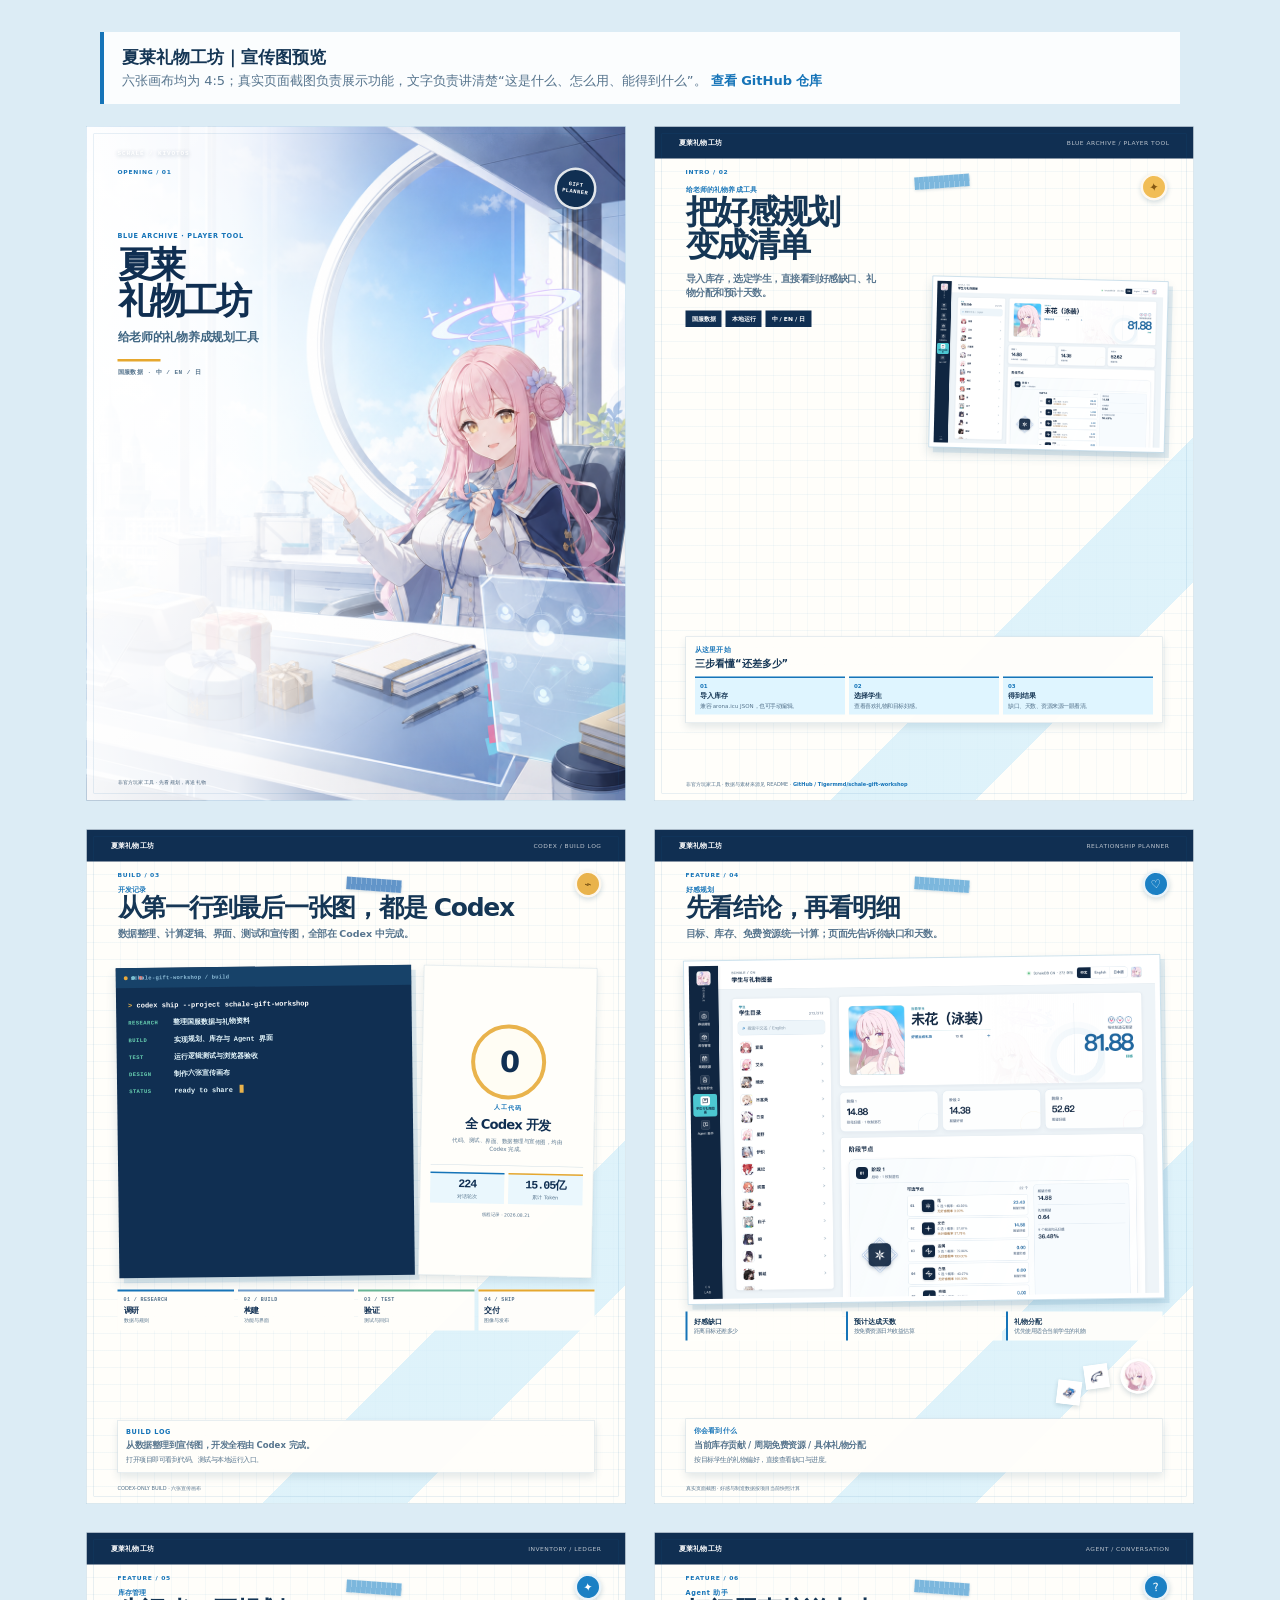
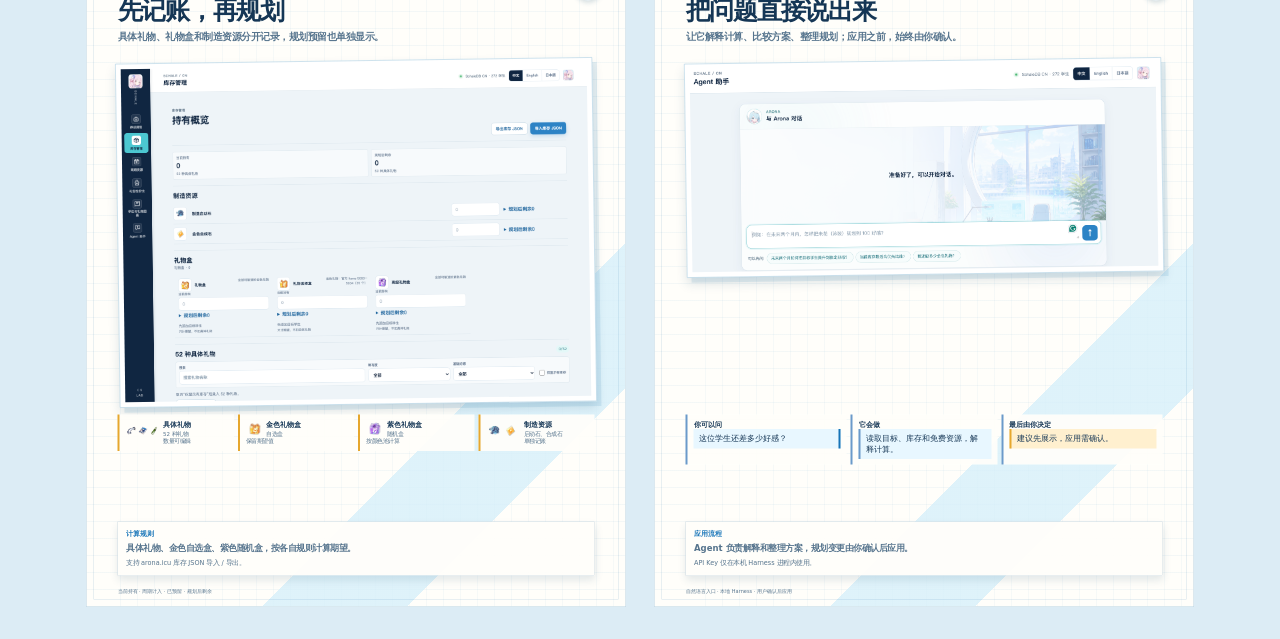
<file: docs/promotion/scrapbook/preview.html>
<!doctype html>
<html lang="zh-CN">
<head>
  <meta charset="utf-8">
  <meta name="viewport" content="width=device-width, initial-scale=1">
  <title>夏莱礼物工坊｜宣传图预览</title>
  <style>
    :root {
      --navy: #102f52;
      --blue: #1674b8;
      --cyan: #dff5ff;
      --line: #c6deec;
      --ink: #153655;
      --muted: #56748d;
      --paper: #fffefa;
      --gold: #e6a72e;
      --mono: "SFMono-Regular", "Roboto Mono", "Cascadia Mono", monospace;
    }
    * { box-sizing: border-box; }
    html { background: #dcecf5; }
    body {
      margin: 0;
      padding: 32px;
      color: var(--ink);
      font-family: "PingFang SC", "Hiragino Sans GB", "Noto Sans CJK SC", system-ui, sans-serif;
    }
    .intro {
      width: min(1080px, 100%);
      margin: 0 auto 22px;
      padding: 14px 18px;
      color: var(--muted);
      background: rgba(255,255,255,.88);
      border-left: 4px solid var(--blue);
      font-size: 13px;
    }
    .intro strong { display: block; color: var(--ink); font-size: 17px; margin-bottom: 3px; }
    .intro a, .cover-foot a { color: var(--blue); font-weight: 800; text-decoration: none; }
    .intro a:hover, .intro a:focus-visible, .cover-foot a:hover, .cover-foot a:focus-visible { text-decoration: underline; }
    .gallery { display: grid; grid-template-columns: repeat(2, minmax(320px, 540px)); justify-content: center; gap: 28px; }
    .sheet-frame { position: relative; width: 100%; aspect-ratio: 4 / 5; overflow: hidden; }
    .sheet {
      position: relative;
      width: 100%;
      width: 1080px;
      height: 1350px;
      aspect-ratio: auto;
      overflow: hidden;
      background: var(--paper);
      border: 1px solid #b8d2e3;
      box-shadow: 0 16px 34px rgba(30, 70, 100, .2);
      isolation: isolate;
      transform: scale(var(--sheet-scale, 1));
      transform-origin: top left;
    }
    .sheet::before {
      content: "";
      position: absolute;
      z-index: -1;
      inset: 0;
      background:
        linear-gradient(135deg, transparent 0 70%, rgba(213,239,250,.78) 70% 82%, transparent 82%),
        repeating-linear-gradient(0deg, rgba(46,132,185,.055) 0 1px, transparent 1px 34px),
        repeating-linear-gradient(90deg, rgba(46,132,185,.045) 0 1px, transparent 1px 34px);
    }
    .sheet::after {
      content: "";
      position: absolute;
      z-index: 10;
      inset: 14px;
      border: 1px solid rgba(25, 102, 158, .2);
      pointer-events: none;
    }
    .topbar {
      position: absolute;
      z-index: 3;
      top: 0;
      left: 0;
      right: 0;
      height: 64px;
      display: flex;
      align-items: center;
      justify-content: space-between;
      padding: 0 48px;
      color: #fff;
      background: var(--navy);
      font-size: 12px;
      letter-spacing: .08em;
    }
    .topbar strong { font-size: 14px; letter-spacing: .04em; }
    .topbar span { opacity: .72; }
    .page-tag {
      position: absolute;
      z-index: 4;
      top: 84px;
      left: 62px;
      color: var(--blue);
      font-size: 12px;
      font-weight: 800;
      letter-spacing: .12em;
    }
    h1, h2, h3, p { margin: 0; }
    h1 { font-size: clamp(35px, 5.6vw, 66px); line-height: 1.02; letter-spacing: -.07em; }
    h2 { font-size: clamp(29px, 4.2vw, 50px); line-height: 1.06; letter-spacing: -.05em; }
    h3 { font-size: clamp(14px, 1.7vw, 19px); line-height: 1.15; }
    .lead { color: var(--muted); font-size: clamp(13px, 1.7vw, 19px); line-height: 1.55; font-weight: 600; }
    .eyebrow { color: var(--blue); font-size: clamp(10px, 1.2vw, 13px); font-weight: 800; letter-spacing: .1em; }
    .fine { color: var(--muted); font-size: clamp(10px, 1.15vw, 13px); line-height: 1.45; }
    .tape {
      position: absolute;
      z-index: 8;
      width: 110px;
      height: 25px;
      background: rgba(62, 151, 208, .68);
      box-shadow: 0 2px 6px rgba(24,76,109,.16);
    }
    .tape::after { content: ""; position: absolute; inset: 0; opacity: .25; background: repeating-linear-gradient(90deg, transparent 0 8px, #fff 9px 10px); }
    .sticker {
      position: absolute;
      z-index: 8;
      display: grid;
      place-items: center;
      width: 54px;
      height: 54px;
      color: #fff;
      background: #1b80c4;
      border: 5px solid rgba(255,255,255,.9);
      border-radius: 50%;
      box-shadow: 0 4px 10px rgba(26, 79, 115, .2);
      font-size: 23px;
      transform: rotate(-8deg);
    }
    .paper { background: rgba(255,254,250,.96); border: 1px solid rgba(22, 94, 144, .2); box-shadow: 0 8px 16px rgba(32,76,107,.13); }

    .opening { background: #dff5ff; }
    .opening-image { position: absolute; z-index: 1; inset: 0; width: 100%; height: 100%; object-fit: cover; object-position: center; }
    .opening-wash { position: absolute; z-index: 2; inset: 0; background: linear-gradient(90deg, rgba(255,255,255,.96) 0%, rgba(255,255,255,.86) 28%, rgba(255,255,255,.18) 60%, transparent 76%); }
    .opening-topline { position: absolute; z-index: 4; top: 48px; left: 62px; color: #fff; font: 800 12px/1 var(--mono); letter-spacing: .15em; text-shadow: 0 1px 8px rgba(16,47,82,.32); }
    .opening-tag { position: absolute; z-index: 4; top: 84px; left: 62px; color: var(--blue); font-size: 12px; font-weight: 800; letter-spacing: .12em; }
    .opening-copy { position: absolute; z-index: 4; top: 210px; left: 62px; width: 500px; }
    .opening-copy .eyebrow { color: var(--blue); }
    .opening-copy h1 { margin-top: 16px; color: var(--navy); font-size: 72px; line-height: .98; letter-spacing: -.09em; }
    .opening-lead { margin-top: 24px; color: #3e6481; font-size: 23px; font-weight: 800; letter-spacing: .02em; }
    .opening-rule { width: 86px; height: 5px; margin-top: 28px; background: var(--gold); }
    .opening-meta { margin-top: 14px; color: var(--muted); font: 800 12px/1.4 var(--mono); letter-spacing: .08em; }
    .opening-badge { position: absolute; z-index: 4; right: 58px; top: 82px; display: grid; place-items: center; width: 84px; height: 84px; color: #fff; background: var(--navy); border: 5px solid rgba(255,255,255,.88); border-radius: 50%; box-shadow: 0 6px 14px rgba(27,75,107,.2); font: 900 11px/1.25 var(--mono); letter-spacing: .08em; text-align: center; transform: rotate(8deg); }
    .opening-foot { position: absolute; z-index: 4; left: 62px; bottom: 30px; color: rgba(21,54,85,.76); font-size: 10px; letter-spacing: .04em; }

    .cover .tape { top: 98px; left: 520px; transform: rotate(-4deg); }
    .cover .sticker { top: 94px; right: 52px; background: #f1bd55; color: #845814; }
    .cover-intro { position: absolute; top: 118px; left: 62px; width: 465px; }
    .cover-intro .lead { width: 390px; margin-top: 18px; }
    .cover-label { display: flex; flex-wrap: wrap; gap: 8px; margin-top: 20px; }
    .label { padding: 8px 12px; color: #fff; background: var(--navy); font-size: 12px; font-weight: 800; }
    .cover-shot {
      position: absolute;
      z-index: 2;
      top: 304px;
      right: 54px;
      width: 472px;
      padding: 9px;
      background: #fff;
      border: 1px solid #9fc6dc;
      box-shadow: 9px 10px 0 rgba(34, 115, 169, .12), 0 12px 22px rgba(27,75,107,.16);
      transform: rotate(1.4deg);
    }
    .cover-shot img { display: block; width: 100%; }
    .cover-guide { position: absolute; z-index: 4; top: 1020px; left: 62px; right: 62px; padding: 16px 18px; }
    .cover-guide-title { margin-top: 5px; font-size: 20px; font-weight: 800; }
    .cover-steps { display: grid; grid-template-columns: repeat(3, 1fr); gap: 8px; margin-top: 13px; }
    .cover-step { padding: 10px; background: var(--cyan); border-top: 3px solid var(--blue); }
    .cover-step b { display: block; color: var(--blue); font-size: 11px; }
    .cover-step strong { display: block; margin-top: 4px; font-size: 14px; }
    .cover-step span { display: block; margin-top: 4px; color: var(--muted); font-size: 11px; line-height: 1.3; }
    .cover-foot { position: absolute; left: 62px; bottom: 25px; color: var(--muted); font-size: 10px; }

    .codex .tape { top: 98px; left: 520px; transform: rotate(-3deg); background: rgba(54, 120, 187, .78); }
    .codex .sticker { top: 82px; right: 48px; background: #e9b34c; color: #6f4b10; }
    .codex-board { position: absolute; z-index: 2; top: 274px; left: 62px; right: 62px; height: 620px; display: grid; grid-template-columns: minmax(0, 1.45fr) minmax(250px, .85fr); gap: 16px; }
    .codex-terminal { overflow: hidden; padding: 0; color: #d9f6ff; background: #102f52; border: 0; box-shadow: 9px 10px 0 rgba(34, 115, 169, .13), 0 12px 22px rgba(27,75,107,.15); transform: rotate(-.7deg); }
    .codex-terminal-bar { display: flex; align-items: center; gap: 6px; height: 40px; padding: 0 16px; background: #174269; color: #8ebdd8; font: 700 11px/1 var(--mono); letter-spacing: .04em; }
    .codex-terminal-bar i { width: 8px; height: 8px; border-radius: 50%; background: #e8a93c; box-shadow: 15px 0 #6fc0cc, 30px 0 #e26d63; }
    .codex-terminal-body { display: grid; align-content: start; gap: 14px; padding: 25px 24px; font: 600 14px/1.45 var(--mono); }
    .codex-terminal-command { color: #fff; }
    .codex-terminal-command::before { content: "> "; color: #e9b34c; }
    .codex-terminal-line { display: grid; grid-template-columns: 78px minmax(0, 1fr); gap: 12px; align-items: baseline; color: #acd6e9; }
    .codex-terminal-line b { color: #69d1b2; font-size: 11px; letter-spacing: .08em; }
    .codex-terminal-line span { color: #e3f5fb; }
    .codex-terminal-cursor { display: inline-block; width: 8px; height: 16px; margin-left: 5px; vertical-align: -2px; background: #e9b34c; }
    .codex-proof { display: grid; align-content: center; justify-items: center; gap: 8px; padding: 28px 20px; text-align: center; background: rgba(255,254,250,.98); border: 1px solid rgba(22, 94, 144, .2); box-shadow: 0 8px 16px rgba(32,76,107,.13); transform: rotate(1.1deg); }
    .codex-proof-mark { display: grid; place-items: center; width: 150px; height: 150px; border: 8px solid #e9b34c; border-radius: 50%; color: var(--navy); background: #fffdf4; font-size: 58px; font-weight: 900; letter-spacing: -.08em; line-height: 1; }
    .codex-proof-label { color: var(--blue); font-size: 12px; font-weight: 900; letter-spacing: .14em; }
    .codex-proof strong { color: var(--navy); font-size: 26px; letter-spacing: -.06em; }
    .codex-proof small { max-width: 220px; color: var(--muted); font-size: 11px; line-height: 1.5; }
    .codex-stats { width: 100%; margin-top: 15px; padding-top: 14px; display: grid; grid-template-columns: repeat(2, minmax(0, 1fr)); gap: 8px; border-top: 1px solid rgba(22, 94, 144, .2); }
    .codex-stat { min-width: 0; padding: 10px 6px 8px; background: #eaf7fd; border-top: 3px solid var(--blue); }
    .codex-stat:last-child { border-top-color: var(--gold); }
    .codex-stat strong { display: block; color: var(--navy); font: 900 23px/1 var(--mono); letter-spacing: -.08em; white-space: nowrap; }
    .codex-stat span { display: block; margin-top: 6px; color: var(--muted); font-size: 10px; line-height: 1.25; }
    .codex-stats-note { margin-top: 9px; color: var(--muted); font-size: 9px; line-height: 1.3; }
    .codex-phases { position: absolute; z-index: 3; top: 920px; left: 62px; right: 62px; display: grid; grid-template-columns: repeat(4, 1fr); gap: 8px; }
    .codex-phase { min-height: 82px; padding: 11px 12px; border-top: 4px solid var(--blue); background: rgba(255,254,250,.96); }
    .codex-phase:nth-child(2) { border-top-color: #6b9aca; }
    .codex-phase:nth-child(3) { border-top-color: #69b596; }
    .codex-phase:nth-child(4) { border-top-color: var(--gold); }
    .codex-phase b { display: block; color: var(--muted); font: 800 10px/1 var(--mono); letter-spacing: .08em; }
    .codex-phase strong { display: block; margin-top: 7px; color: var(--navy); font-size: 15px; }
    .codex-phase span { display: block; margin-top: 4px; color: var(--muted); font-size: 10px; }
    .codex .feature-note { bottom: 62px; }

    .feature .tape { top: 98px; left: 520px; transform: rotate(4deg); }
    .feature .sticker { top: 82px; right: 48px; }
    .feature-head { position: absolute; top: 112px; left: 62px; right: 62px; }
    .feature-head .lead { max-width: 680px; margin-top: 10px; }
    .screen {
      position: absolute;
      z-index: 2;
      top: 256px;
      left: 62px;
      right: 62px;
      padding: 10px;
      background: #fff;
      border: 1px solid #9fc6dc;
      box-shadow: 9px 10px 0 rgba(34, 115, 169, .11), 0 12px 22px rgba(27,75,107,.15);
      transform: rotate(-.8deg);
    }
    .screen img { display: block; width: 100%; height: auto; }
    .feature-note { position: absolute; z-index: 4; left: 62px; right: 62px; bottom: 62px; padding: 14px 16px 15px; background: rgba(255,254,250,.96); }
    .feature-note .lead { margin-top: 7px; font-size: clamp(12px, 1.5vw, 17px); }
    .feature-note .fine { margin-top: 7px; }
    .planner .portrait { position: absolute; z-index: 5; width: 70px; height: 70px; object-fit: cover; right: 76px; top: 1058px; border: 5px solid #fff; border-radius: 50%; box-shadow: 0 5px 10px rgba(30,74,107,.18); transform: rotate(5deg); }
    .gift { position: absolute; z-index: 6; width: 48px; height: 48px; object-fit: contain; padding: 4px; background: #fff; border: 3px solid #fff; box-shadow: 0 4px 9px rgba(27,75,107,.18); }
    .planner .g1 { right: 170px; top: 1070px; transform: rotate(-8deg); }
    .planner .g2 { right: 225px; top: 1102px; transform: rotate(7deg); }
    .info-strip { position: absolute; z-index: 3; left: 62px; right: 62px; top: 964px; display: grid; grid-template-columns: repeat(3, 1fr); gap: 8px; }
    .info-card { padding: 11px 12px; border-left: 4px solid var(--blue); background: rgba(255,254,250,.94); }
    .info-card strong { display: block; font-size: 14px; }
    .info-card span { display: block; margin-top: 4px; color: var(--muted); font-size: 11px; line-height: 1.3; }
    .inventory .info-strip { top: 964px; grid-template-columns: repeat(4, 1fr); }
    .inventory .info-card { border-left-color: var(--gold); }
    .inventory .info-card img { float: left; width: 34px; height: 34px; object-fit: contain; margin-right: 7px; }
    .inventory .info-card .gift-icons { float: left; display: flex; align-items: center; gap: 0; width: 68px; height: 34px; margin-right: 7px; }
    .inventory .info-card .gift-icons img { float: none; width: 23px; height: 34px; margin: 0; }
    .inventory .info-card .resource-icons { float: left; display: flex; align-items: center; gap: 1px; width: 68px; height: 34px; margin-right: 7px; }
    .inventory .info-card .resource-icons img { float: none; width: 31px; height: 31px; margin: 0; }
    .agent .info-strip { top: 964px; grid-template-columns: 1.1fr 1fr 1.1fr; }
    .agent .info-card { border-left-color: #6b9aca; }
    .agent .bubble { padding: 9px 11px; background: #e8f7ff; }
    .agent .bubble.user { border-right: 4px solid var(--blue); }
    .agent .bubble.answer { border-left: 4px solid #6b9aca; }
    .agent .bubble.confirm { background: #fff0cf; border-left: 4px solid var(--gold); }
    .agent .info-card .bubble + .bubble { margin-top: 6px; }
    .footer { position: absolute; left: 62px; bottom: 24px; color: var(--muted); font-size: 10px; }
    .exporting { padding: 0; }
    .exporting .gallery { display: block; }
    .exporting .sheet-frame { width: 1080px; height: 1350px; aspect-ratio: auto; }
    .exporting .sheet { width: 1080px; height: 1350px; box-shadow: none; transform: none; }
    @media (max-width: 780px) { body { padding: 16px; } .gallery { grid-template-columns: minmax(280px, 540px); gap: 18px; } }
    @media print { html { background: #fff; } body { padding: 0; } .intro { display: none; } .gallery { display: block; } .sheet { break-after: page; width: 1080px; height: 1350px; box-shadow: none; } }
  </style>
</head>
<body>
  <div class="intro"><strong>夏莱礼物工坊｜宣传图预览</strong>六张画布均为 4:5；真实页面截图负责展示功能，文字负责讲清楚“这是什么、怎么用、能得到什么”。 <a href="https://github.com/Tigermmd/schale-gift-workshop" target="_blank" rel="noreferrer">查看 GitHub 仓库</a></div>
  <main class="gallery">
    <div class="sheet-frame"><section class="sheet opening" id="opening">
      <img class="opening-image" src="opening-hero.png" alt="夏莱办公室与礼物规划主视觉">
      <div class="opening-wash"></div><div class="opening-topline">SCHALÉ / KIVOTOS</div><div class="opening-tag">OPENING / 01</div>
      <div class="opening-copy"><p class="eyebrow">BLUE ARCHIVE · PLAYER TOOL</p><h1>夏莱<br>礼物工坊</h1><p class="opening-lead">给老师的礼物养成规划工具</p><div class="opening-rule"></div><p class="opening-meta">国服数据 · 中 / EN / 日</p></div>
      <div class="opening-badge">GIFT<br>PLANNER</div><p class="opening-foot">非官方玩家工具 · 先看规划，再送礼物</p>
    </section></div>
    <div class="sheet-frame"><section class="sheet cover" id="cover">
      <div class="topbar"><strong>夏莱礼物工坊</strong><span>BLUE ARCHIVE / PLAYER TOOL</span></div>
      <div class="page-tag">INTRO / 02</div><span class="tape"></span><span class="sticker">✦</span>
      <div class="cover-intro"><p class="eyebrow">给老师的礼物养成工具</p><h1>把好感规划<br>变成清单</h1><p class="lead">导入库存，选定学生，直接看到好感缺口、礼物分配和预计天数。</p><div class="cover-label"><span class="label">国服数据</span><span class="label">本地运行</span><span class="label">中 / EN / 日</span></div></div>
      <div class="cover-shot"><img src="screens/relationship.png" alt="学生关系与制造页面截图"></div>
      <div class="paper cover-guide"><p class="eyebrow">从这里开始</p><p class="cover-guide-title">三步看懂“还差多少”</p><div class="cover-steps"><div class="cover-step"><b>01</b><strong>导入库存</strong><span>兼容 arona.icu JSON，也可手动编辑。</span></div><div class="cover-step"><b>02</b><strong>选择学生</strong><span>查看喜欢礼物和目标好感。</span></div><div class="cover-step"><b>03</b><strong>得到结果</strong><span>缺口、天数、资源来源一眼看清。</span></div></div></div>
      <p class="cover-foot">非官方玩家工具 · 数据与素材来源见 README · <a href="https://github.com/Tigermmd/schale-gift-workshop" target="_blank" rel="noreferrer">GitHub / Tigermmd/schale-gift-workshop</a></p>
    </section></div>

    <div class="sheet-frame"><section class="sheet feature codex" id="codex">
      <div class="topbar"><strong>夏莱礼物工坊</strong><span>CODEX / BUILD LOG</span></div><div class="page-tag">BUILD / 03</div><span class="tape"></span><span class="sticker">⌁</span>
      <div class="feature-head"><p class="eyebrow">开发记录</p><h2>从第一行到最后一张图，都是 Codex</h2><p class="lead">数据整理、计算逻辑、界面、测试和宣传图，全部在 Codex 中完成。</p></div>
      <div class="codex-board"><div class="codex-terminal"><div class="codex-terminal-bar"><i></i><span>schale-gift-workshop / build</span></div><div class="codex-terminal-body"><div class="codex-terminal-command">codex ship --project schale-gift-workshop</div><div class="codex-terminal-line"><b>RESEARCH</b><span>整理国服数据与礼物资料</span></div><div class="codex-terminal-line"><b>BUILD</b><span>实现规划、库存与 Agent 界面</span></div><div class="codex-terminal-line"><b>TEST</b><span>运行逻辑测试与浏览器验收</span></div><div class="codex-terminal-line"><b>DESIGN</b><span>制作六张宣传画布</span></div><div class="codex-terminal-line"><b>STATUS</b><span>ready to share <span class="codex-terminal-cursor" aria-hidden="true"></span></span></div></div></div><div class="codex-proof"><span class="codex-proof-mark">0</span><span class="codex-proof-label">人工代码</span><strong>全 Codex 开发</strong><small>代码、测试、界面、数据整理与宣传图，均由 Codex 完成。</small><div class="codex-stats"><div class="codex-stat"><strong>224</strong><span>对话轮次</span></div><div class="codex-stat"><strong>15.05亿</strong><span>累计 Token</span></div></div><p class="codex-stats-note">线程记录 · 2026.08.21</p></div></div>
      <div class="codex-phases"><div class="codex-phase"><b>01 / RESEARCH</b><strong>调研</strong><span>数据与规则</span></div><div class="codex-phase"><b>02 / BUILD</b><strong>构建</strong><span>功能与界面</span></div><div class="codex-phase"><b>03 / TEST</b><strong>验证</strong><span>测试与回归</span></div><div class="codex-phase"><b>04 / SHIP</b><strong>交付</strong><span>图像与发布</span></div></div>
      <div class="paper feature-note"><p class="eyebrow">BUILD LOG</p><p class="lead">从数据整理到宣传图，开发全程由 Codex 完成。</p><p class="fine">打开项目即可看到代码、测试与本地运行入口。</p></div><p class="footer">CODEX-ONLY BUILD · 六张宣传画布</p>
    </section></div>

    <div class="sheet-frame"><section class="sheet feature planner" id="planner">
      <div class="topbar"><strong>夏莱礼物工坊</strong><span>RELATIONSHIP PLANNER</span></div><div class="page-tag">FEATURE / 04</div><span class="tape"></span><span class="sticker">♡</span>
      <div class="feature-head"><p class="eyebrow">好感规划</p><h2>先看结论，再看明细</h2><p class="lead">目标、库存、免费资源统一计算；页面先告诉你缺口和天数。</p></div>
      <div class="screen"><img src="screens/relationship.png" alt="学生关系与制造页面截图"></div><img class="portrait" src="student-10122.webp" alt="学生头像"><img class="gift g1" src="gift-5000.webp" alt="礼物图标"><img class="gift g2" src="gift-5004.webp" alt="礼物图标">
      <div class="info-strip"><div class="info-card"><strong>好感缺口</strong><span>距离目标还差多少</span></div><div class="info-card"><strong>预计达成天数</strong><span>按免费资源日均收益估算</span></div><div class="info-card"><strong>礼物分配</strong><span>优先使用适合当前学生的礼物</span></div></div>
      <div class="paper feature-note"><p class="eyebrow">你会看到什么</p><p class="lead">当前库存贡献 / 周期免费资源 / 具体礼物分配</p><p class="fine">按目标学生的礼物偏好，直接查看缺口与进度。</p></div><p class="footer">真实页面截图 · 好感与制造数据按项目当前快照计算</p>
    </section></div>

    <div class="sheet-frame"><section class="sheet feature inventory" id="inventory">
      <div class="topbar"><strong>夏莱礼物工坊</strong><span>INVENTORY / LEDGER</span></div><div class="page-tag">FEATURE / 05</div><span class="tape"></span><span class="sticker">✦</span>
      <div class="feature-head"><p class="eyebrow">库存管理</p><h2>先记账，再规划</h2><p class="lead">具体礼物、礼物盒和制造资源分开记录，规划预留也单独显示。</p></div>
      <div class="screen"><img src="screens/inventory.png" alt="库存管理页面截图"></div>
      <div class="info-strip"><div class="info-card"><span class="gift-icons" aria-hidden="true"><img src="gift-5000.webp" alt=""><img src="gift-5004.webp" alt=""><img src="gift-5013.webp" alt=""></span><strong>具体礼物</strong><span>52 种礼物<br>数量可编辑</span></div><div class="info-card"><img src="../../../assets/items/100008.webp" alt="金色礼物自选盒"><strong>金色礼物盒</strong><span>自选盒<br>保留期望值</span></div><div class="info-card"><img src="../../../assets/items/100009.webp" alt="紫色礼物随机盒"><strong>紫色礼物盒</strong><span>随机盒<br>按颜色池计算</span></div><div class="info-card"><span class="resource-icons" aria-hidden="true"><img src="../../../assets/items/3.webp" alt=""><img src="../../../assets/items/82.webp" alt=""></span><strong>制造资源</strong><span>启动石、合成石<br>单独记账</span></div></div>
      <div class="paper feature-note"><p class="eyebrow">计算规则</p><p class="lead">具体礼物、金色自选盒、紫色随机盒，按各自规则计算期望。</p><p class="fine">支持 arona.icu 库存 JSON 导入 / 导出。</p></div><p class="footer">当前持有 · 周期计入 · 已预留 · 规划后剩余</p>
    </section></div>

    <div class="sheet-frame"><section class="sheet feature agent" id="agent">
      <div class="topbar"><strong>夏莱礼物工坊</strong><span>AGENT / CONVERSATION</span></div><div class="page-tag">FEATURE / 06</div><span class="tape"></span><span class="sticker">?</span>
      <div class="feature-head"><p class="eyebrow">Agent 助手</p><h2>把问题直接说出来</h2><p class="lead">让它解释计算、比较方案、整理规划；应用之前，始终由你确认。</p></div>
      <div class="screen"><img src="screens/agent.png" alt="Agent 助手页面截图"></div>
      <div class="info-strip"><div class="info-card"><strong>你可以问</strong><div class="bubble user">这位学生还差多少好感？</div></div><div class="info-card"><strong>它会做</strong><div class="bubble answer">读取目标、库存和免费资源，解释计算。</div></div><div class="info-card"><strong>最后由你决定</strong><div class="bubble confirm">建议先展示，应用需确认。</div></div></div>
      <div class="paper feature-note"><p class="eyebrow">应用流程</p><p class="lead">Agent 负责解释和整理方案，规划变更由你确认后应用。</p><p class="fine">API Key 仅在本机 Harness 进程内使用。</p></div><p class="footer">自然语言入口 · 本地 Harness · 用户确认后应用</p>
    </section></div>
  </main>
  <script src="export.js"></script>
</body>
</html>
</file>
